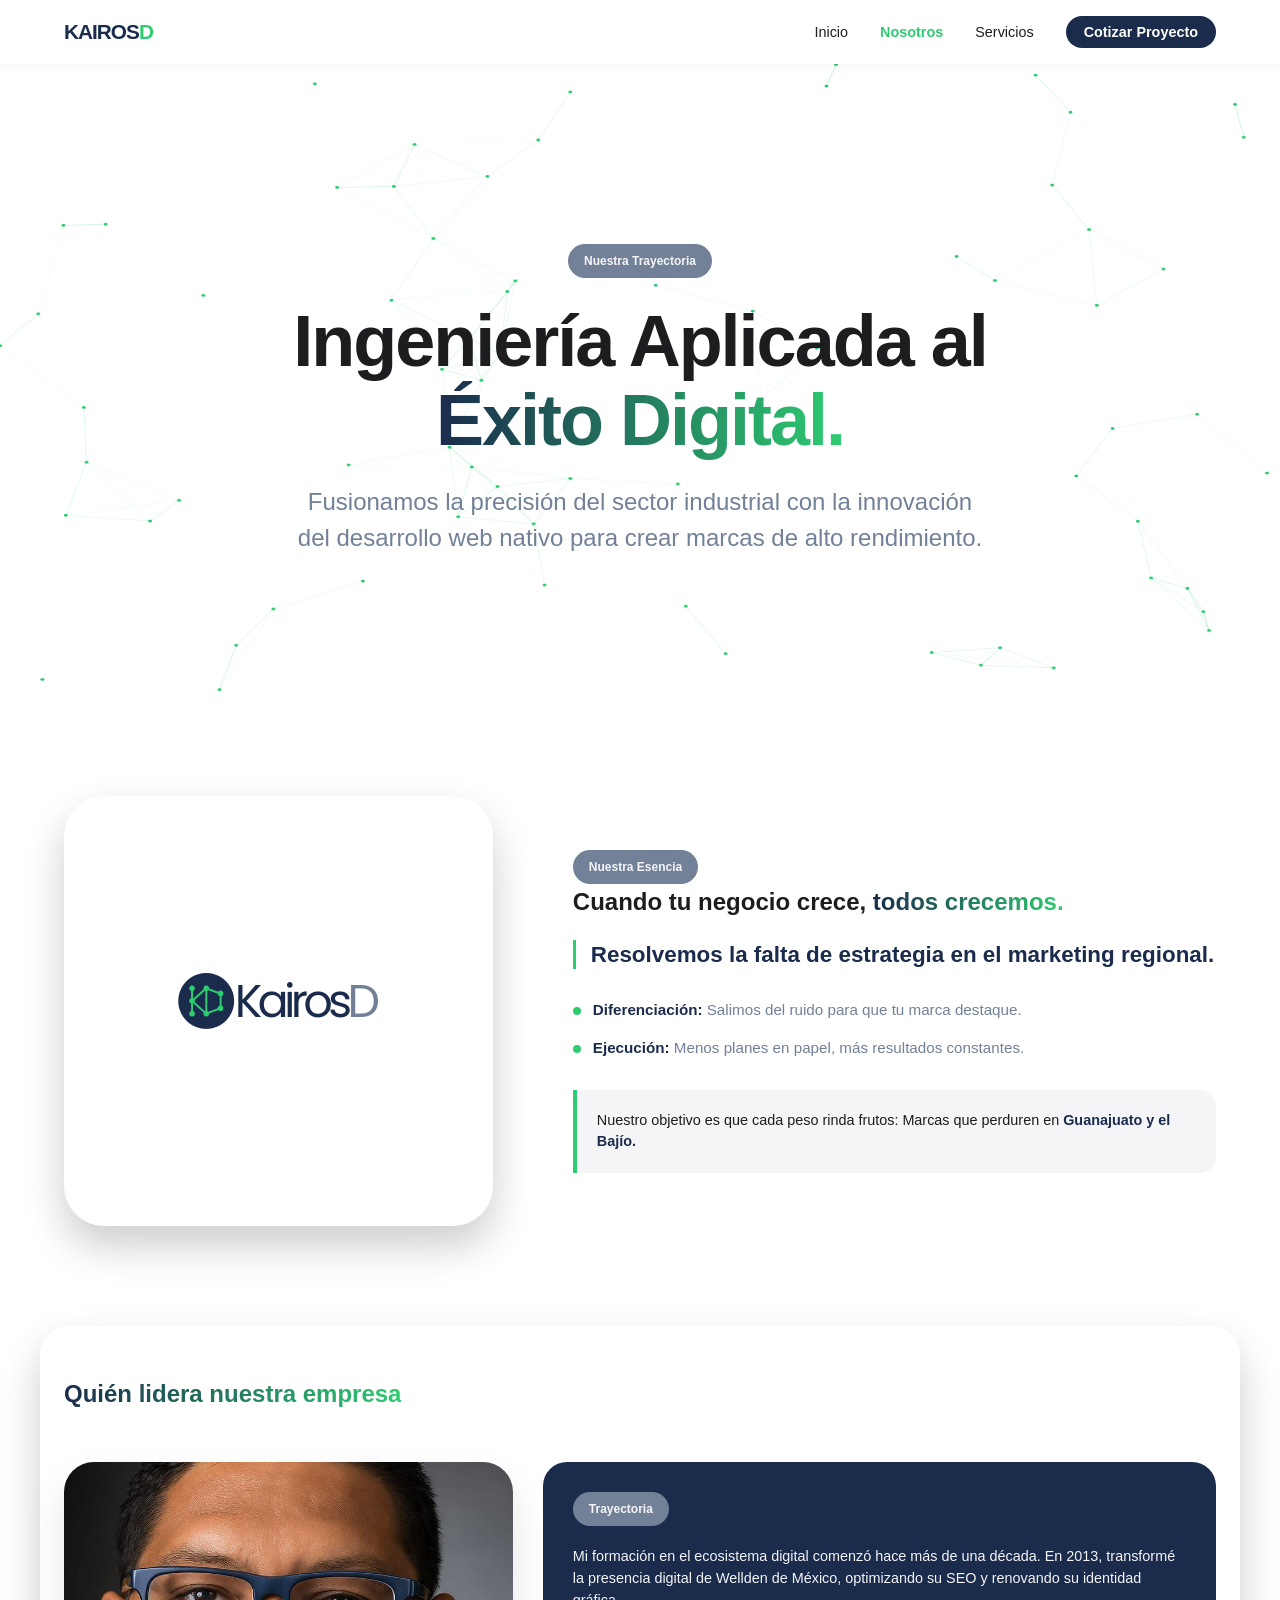
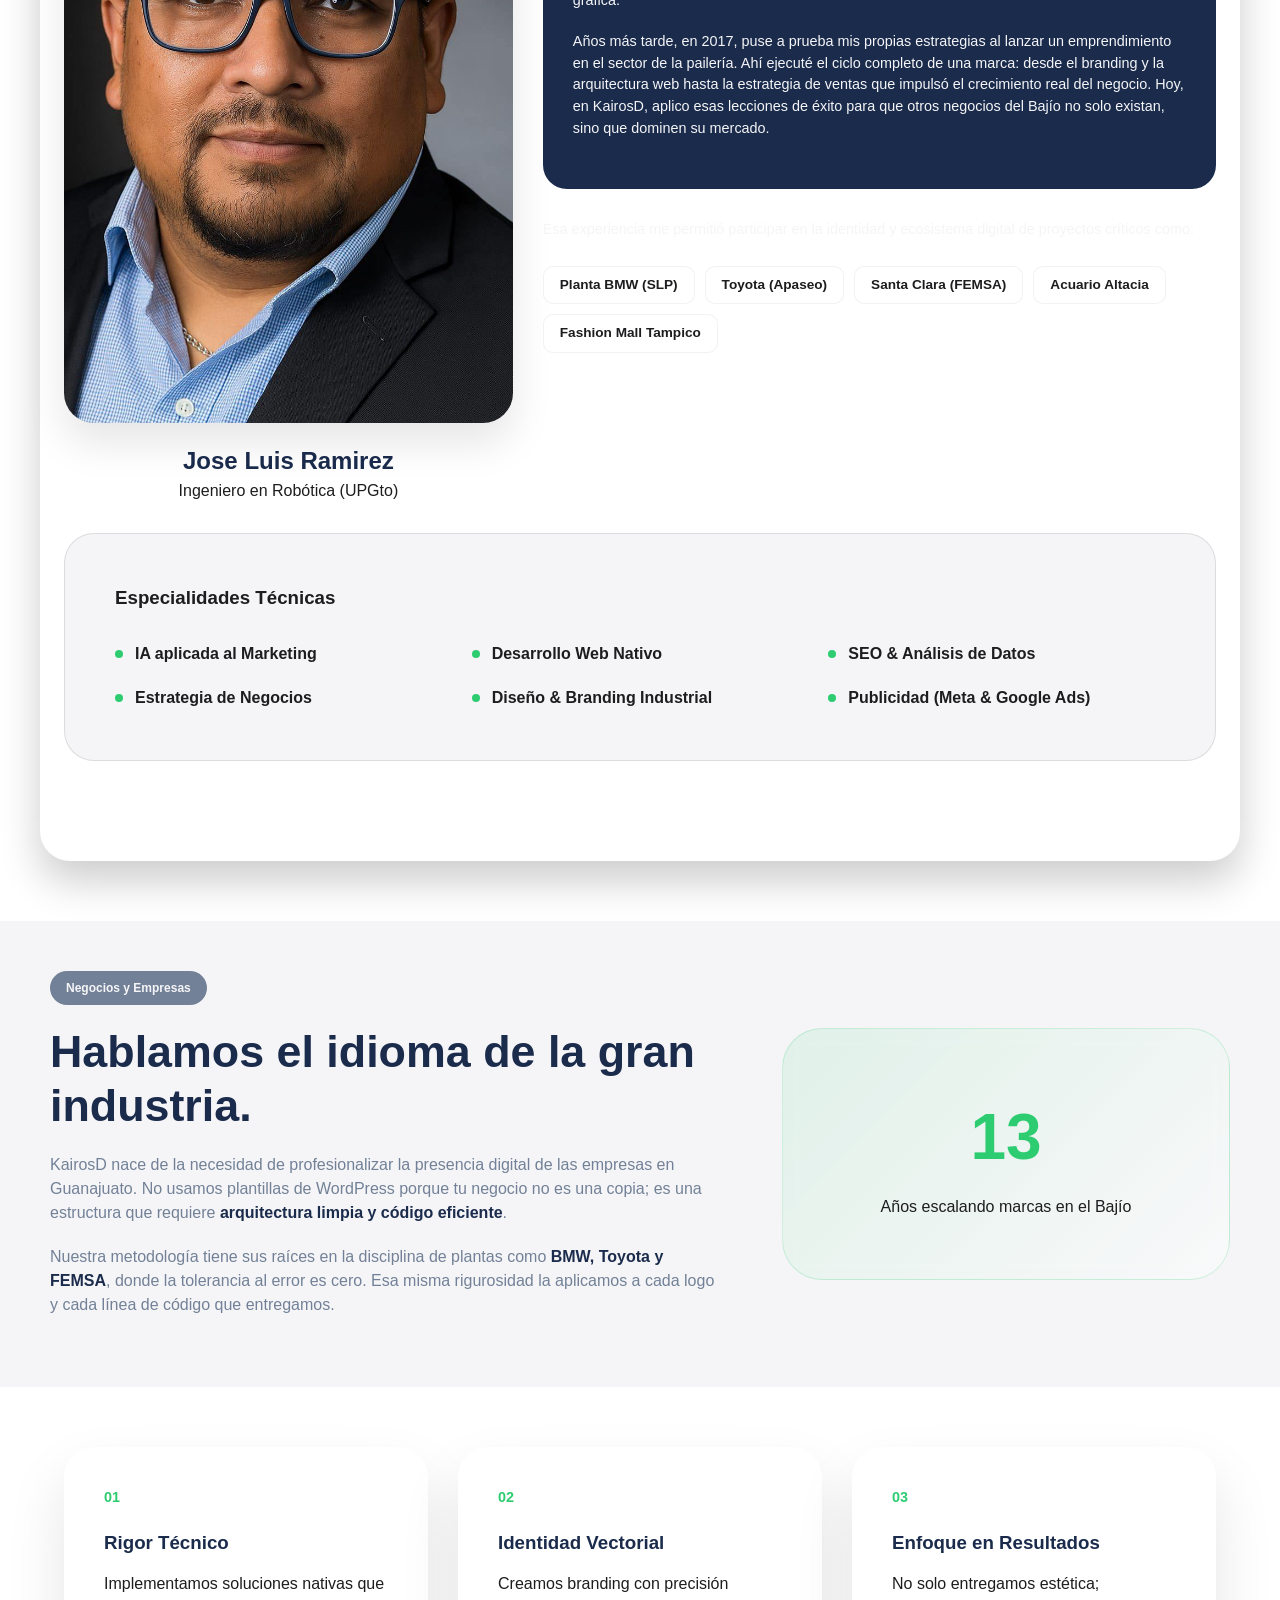
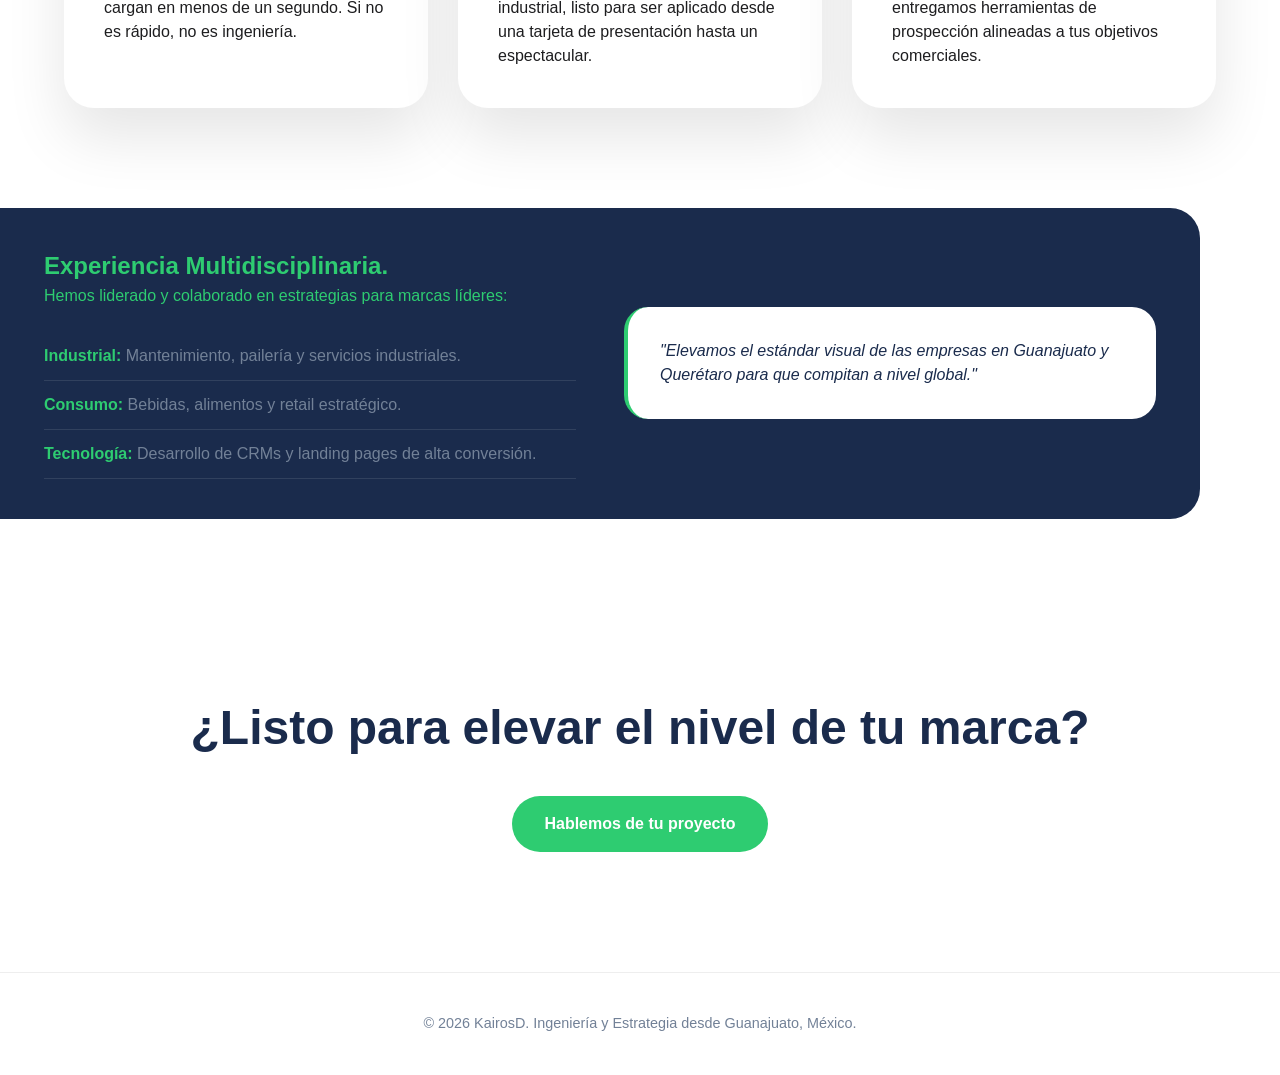
<file: nosotros.html>
<!DOCTYPE html>
<html lang="es">
<head>
    <meta charset="UTF-8">
    <meta name="viewport" content="width=device-width, initial-scale=1.0">
    <title>Nosotros | KairosD - Ingeniería de Marca</title>
    <link rel="stylesheet" href="assets/css/style.css">
    <link href="https://fonts.googleapis.com/css2?family=Inter:wght@300;400;600;800&display=swap" rel="stylesheet">
</head>
<body>

    <header id="navbar">
        <nav class="container">
            <div class="logo">KAIROS<span>D</span></div>
            
            <div class="menu-icon" id="menu-icon">
                <span></span>
                <span></span>
            </div>

            <ul class="nav-links" id="nav-links">
                <li><a href="index.html">Inicio</a></li>
                <li><a href="nosotros.html" class="active">Nosotros</a></li>
                <li><a href="servicios.html">Servicios</a></li>
                <li><a href="contacto.html" class="btn-apple">Cotizar Proyecto</a></li>
            </ul>
        </nav>
    </header>

    <main>
        <section class="hero about-hero">
            <canvas id="particle-canvas"></canvas>
            <div class="container hero-content-wrapper">
                <div class="hero-content reveal">
                    <span class="badge">Nuestra Trayectoria</span>
                    <h1>Ingeniería Aplicada al <br><span class="gradient-text">Éxito Digital.</span></h1>
                    <p>Fusionamos la precisión del sector industrial con la innovación del desarrollo web nativo para crear marcas de alto rendimiento.</p>
                </div>
            </div>
        </section>

<section class="about-description container">
    <div class="about-grid-main">
        <div class="about-logo-area reveal">
            <div class="logo-display">
                <img src="assets/img/LogoKairosD.png" alt="KairosD Logo" class="logo-img">
            </div>
        </div>
        
        <div class="about-text-area reveal">
            <span class="badge">Nuestra Esencia</span>
            <h2>Cuando tu negocio crece, <span class="gradient-text">todos crecemos.</span></h2>
            
            <p class="lead">Resolvemos la falta de estrategia en el marketing regional.</p>
            
            <div class="about-features">
                <div class="about-feature-item">
                    <span class="dot"></span>
                    <p><strong>Diferenciación:</strong> Salimos del ruido para que tu marca destaque.</p>
                </div>
                <div class="about-feature-item">
                    <span class="dot"></span>
                    <p><strong>Ejecución:</strong> Menos planes en papel, más resultados constantes.</p>
                </div>
            </div>

            <div class="impact-box">
                <p>Nuestro objetivo es que cada peso rinda frutos: Marcas que perduren en <strong>Guanajuato y el Bajío.</strong></p>
            </div>
        </div>
    </div>
</section>

<section class="leader-profile container">
    <div class="leader-header reveal">
        <h2><span class="gradient-text">Quién lidera nuestra empresa</span></h2>
    </div>

    <div class="leader-grid">
        <div class="leader-image-container reveal">
            <div class="photo-wrapper">
                <img src="assets/img/Fundador.jpg" alt="Jose Luis Ramirez - Fundador KairosD">
                <div class="photo-overlay"></div>
            </div>
            <div class="leader-education">
                <h2><strong>Jose Luis Ramirez</strong></h2>
                <p>Ingeniero en Robótica (UPGto)</p>
            </div>
        </div>

        <div class="leader-content reveal">
            <div class="milestone-card">
                <span class="badge">Trayectoria</span>
                <p>Mi formación en el ecosistema digital comenzó hace más de una década. En 2013, transformé la presencia digital de Wellden de México, optimizando su SEO y renovando su identidad gráfica.</p>
                <p>Años más tarde, en 2017, puse a prueba mis propias estrategias al lanzar un emprendimiento en el sector de la pailería. Ahí ejecuté el ciclo completo de una marca: desde el branding y la arquitectura web hasta la estrategia de ventas que impulsó el crecimiento real del negocio. Hoy, en KairosD, aplico esas lecciones de éxito para que otros negocios del Bajío no solo existan, sino que dominen su mercado.</p>
            </div>
            
            <p>Esa experiencia me permitió participar en la identidad y ecosistema digital de proyectos críticos como:</p>
            <div class="projects-tag-cloud">
                <span>Planta BMW (SLP)</span>
                <span>Toyota (Apaseo)</span>
                <span>Santa Clara (FEMSA)</span>
                <span>Acuario Altacia</span>
                <span>Fashion Mall Tampico</span>
            </div>
        </div>
    </div>

    <div class="skills-section reveal">
        <h3>Especialidades Técnicas</h3>
        <div class="skills-grid">
            <div class="skill-item"><span></span> IA aplicada al Marketing</div>
            <div class="skill-item"><span></span> Desarrollo Web Nativo</div>
            <div class="skill-item"><span></span> SEO & Análisis de Datos</div>
            <div class="skill-item"><span></span> Estrategia de Negocios</div>
            <div class="skill-item"><span></span> Diseño & Branding Industrial</div>
            <div class="skill-item"><span></span> Publicidad (Meta & Google Ads)</div>
        </div>
    </div>
</section>
        
        <section class="manifesto">
            <div class="manifesto-grid">
                <div class="manifesto-text reveal">
                    <span class="badge">Negocios y Empresas</span>
                    <h2>Hablamos el idioma de la gran industria.</h2>
                    <p>KairosD nace de la necesidad de profesionalizar la presencia digital de las empresas en Guanajuato. No usamos plantillas de WordPress porque tu negocio no es una copia; es una estructura que requiere <strong>arquitectura limpia y código eficiente</strong>.</p>
                    <p>Nuestra metodología tiene sus raíces en la disciplina de plantas como <strong>BMW, Toyota y FEMSA</strong>, donde la tolerancia al error es cero. Esa misma rigurosidad la aplicamos a cada logo y cada línea de código que entregamos.</p>
                </div>
                <div class="manifesto-visual reveal">
                    <div class="glass-box">
                        <span class="stat reveal" data-target="13">0</span>
                        <p>Años escalando marcas en el Bajío</p>
                    </div>
                </div>
            </div>
        </section>

        <section class="values container">
            <div class="values-grid">
                <div class="value-card reveal">
                    <div class="value-icon">01</div>
                    <h3>Rigor Técnico</h3>
                    <p>Implementamos soluciones nativas que cargan en menos de un segundo. Si no es rápido, no es ingeniería.</p>
                </div>
                <div class="value-card reveal">
                    <div class="value-icon">02</div>
                    <h3>Identidad Vectorial</h3>
                    <p>Creamos branding con precisión industrial, listo para ser aplicado desde una tarjeta de presentación hasta un espectacular.</p>
                </div>
                <div class="value-card reveal">
                    <div class="value-icon">03</div>
                    <h3>Enfoque en Resultados</h3>
                    <p>No solo entregamos estética; entregamos herramientas de prospección alineadas a tus objetivos comerciales.</p>
                </div>
            </div>
        </section>

        <section class="authority-nosotros container reveal">
            <div class="container">
                <div class="auth-grid">
                    <div class="auth-text reveal">
                        <h2 style="color: var(--accent);">Experiencia Multidisciplinaria.</h2>
                        <p style="color: var(--accent);">Hemos liderado y colaborado en estrategias para marcas líderes:</p>
                        <ul class="auth-list" style="color: var(--secondary);">
                            <li><strong style="color: var(--accent);">Industrial:</strong> Mantenimiento, pailería y servicios industriales.</li>
                            <li><strong style="color: var(--accent);">Consumo:</strong> Bebidas, alimentos y retail estratégico.</li>
                            <li><strong style="color: var(--accent);">Tecnología:</strong> Desarrollo de CRMs y landing pages de alta conversión.</li>
                        </ul>
                    </div>
                    <div class="auth-quote reveal" style="border-left: 4px solid var(--accent); background: white;">
                        <p style="color: var(--primary);">"Elevamos el estándar visual de las empresas en Guanajuato y Querétaro para que compitan a nivel global."</p>
                    </div>
                </div>
            </div>
        </section>

        <section class="final-cta">
            <div class="container reveal">
                <h2>¿Listo para elevar el nivel de tu marca?</h2>
                <a href="contacto.html" class="btn-main">Hablemos de tu proyecto</a>
            </div>
        </section>
    </main>

    <footer>
        <div class="container">
            <p>&copy; 2026 KairosD. Ingeniería y Estrategia desde Guanajuato, México.</p>
        </div>
    </footer>

    <script src="assets/js/particles.js"></script>
    <script src="assets/js/main.js"></script>
</body>
</html>
</file>
<file: assets/css/style.css>
:root {
    --primary: #1a2b4c;
    --accent: #2ecc71;
    --secondary: #728197;
    --apple-bg: #f5f5f7;
    --white: #ffffff;
    --text-dark: #1d1d1f;
}

* { 
    margin: 0; 
    padding: 0; 
    box-sizing: border-box; 
}

body {
    font-family: 'Montserrat', sans-serif;
    color: var(--text-dark);
    background-color: var(--white);
    line-height: 1.5;
    overflow-x: hidden;
}

html, body {
    overflow-x: hidden;
    position: relative;
    width: 100%;
}
.container { 
    max-width: 1200px; 
    margin: 0 auto; 
    padding: 0 24px; 
}

/* --- NAVBAR (siempre visible) --- */
#navbar {
    background: rgba(255, 255, 255, 0.9);
    backdrop-filter: saturate(180%) blur(20px);
    -webkit-backdrop-filter: saturate(180%) blur(20px);
    position: sticky;
    top: 0;
    z-index: 1000;
    width: 100%;
    box-shadow: 0 2px 10px rgba(0,0,0,0.05);
}

nav { 
    height: 64px; 
    display: flex; 
    justify-content: space-between; 
    align-items: center; 
    position: relative;
}

.logo { 
    font-weight: 800; 
    font-size: 1.3rem; 
    color: var(--primary); 
    letter-spacing: -1px; 
    z-index: 1001;
}

.logo span { 
    color: var(--accent); 
}

/* --- MENÚ HAMBURGUESA (solo en móvil) --- */
.menu-icon {
    display: none;
    flex-direction: column;
    cursor: pointer;
    z-index: 1001;
    width: 30px;
    height: 30px;
    justify-content: center;
    align-items: center;
}

.menu-icon span {
    width: 25px;
    height: 3px;
    background: var(--primary);
    margin: 3px 0;
    transition: 0.4s;
    border-radius: 5px;
    display: block;
}

/* Animación del icono a "X" */
.menu-icon.toggle span:nth-child(1) {
    transform: rotate(-45deg) translate(-5px, 6px);
}

.menu-icon.toggle span:nth-child(2) {
    opacity: 0;
}

/* --- NAVIGATION LINKS --- */
.nav-links { 
    display: flex; 
    gap: 32px; 
    list-style: none; 
    align-items: center; 
}

.nav-links a {
    text-decoration: none;
    color: var(--text-dark);
    font-size: 0.9rem;
    transition: color 0.3s, font-weight 0.3s;
    cursor: pointer;
}

.nav-links a:hover {
    color: var(--accent);
}

.nav-links a.active {
    color: var(--accent);
    font-weight: 700;
}

.btn-apple { 
    background: var(--primary); 
    color: white !important; 
    padding: 8px 18px; 
    border-radius: 20px; 
    font-weight: 600; 
}

.btn-apple:hover {
    background: var(--accent);
    color: white !important;
}

/* --- HERO --- */
.hero { 
    padding: 160px 0 80px; 
    text-align: center; 
    background: transparent; 
    position: relative;
    overflow: hidden;
}

#particle-canvas {
    position: absolute;
    top: 0; 
    left: 0;
    width: 100%; 
    height: 100%;
    z-index: 1;
    pointer-events: none;
}

.hero-content-wrapper {
    position: relative;
    z-index: 2;
    pointer-events: none;
}

.hero-content-wrapper a, 
.hero-content-wrapper button {
    pointer-events: auto;
}

.badge { 
    background: var(--secondary); 
    padding: 8px 16px; 
    border-radius: 20px; 
    font-size: 0.75rem; 
    font-weight: 700; 
    color: var(--apple-bg); 
    display: inline-block;
}

.hero h1 { 
    font-size: clamp(2.5rem, 8vw, 4.5rem); 
    font-weight: 800; 
    letter-spacing: -2px; 
    margin: 24px 0; 
    line-height: 1.1; 
}

.gradient-text {
    background: linear-gradient(90deg, var(--primary), var(--accent));
    background-clip: text; 
    -webkit-background-clip: text;
    -webkit-text-fill-color: transparent; 
    color: transparent;
}

.hero p { 
    font-size: clamp(1.1rem, 3vw, 1.5rem); 
    color: var(--secondary); 
    max-width: 700px; 
    margin: 0 auto 40px; 
}

.cta-group { 
    display: flex; 
    justify-content: center; 
    align-items: center; 
    gap: 20px; 
}

.btn-main { 
    background: var(--accent); 
    color: white; 
    padding: 16px 32px; 
    border-radius: 30px; 
    text-decoration: none; 
    font-weight: 600; 
    transition: 0.3s; 
    display: inline-block;
}

.btn-main:hover {
    background: var(--primary);
    transform: translateY(-2px);
    box-shadow: 0 10px 20px rgba(46, 204, 113, 0.2);
}

.btn-link { 
    color: var(--primary); 
    text-decoration: none; 
    font-weight: 600; 
    transition: 0.3s;
}

.btn-link:hover {
    color: var(--accent);
    transform: translateX(5px);
}

/* --- PROBLEM & TECH STACK --- */
.problem { 
    padding: 30px 0; 
    background: white; 
}

.glass-card { 
    background: var(--white); 
    padding: clamp(2rem, 5vw, 4rem); 
    border-radius: 24px; 
    text-align: center; 
}

.glass-card h2{ 
    padding: 15px;
    font-size: 2rem;
    color: var(--primary);
    font-family: 'Montserrat', sans-serif;
}

.tech-stack { 
    display: flex; 
    justify-content: center; 
    align-items: center; 
    gap: 10px; 
    margin-top: 40px; 
    flex-wrap: wrap; 
}

@keyframes iconWave {
    0%, 100% { 
        transform: scale(1); 
        opacity: 0.5; 
        filter: grayscale(100%); 
    }
    50% { 
        transform: scale(1.4); 
        opacity: 1; 
        filter: grayscale(0%); 
    }
}

.tech-stack img { 
    width: 35px; 
    height: 35px; 
    transition: 0.4s; 
    animation: iconWave 3s infinite ease-in-out;
}

.tech-stack:hover img {
    animation-play-state: paused;
    opacity: 0.3;
    filter: grayscale(100%);
}

.tech-stack img:hover { 
    transform: scale(1.4) !important; 
    opacity: 1 !important; 
    filter: grayscale(0%) !important; 
}

.tech-stack img:nth-child(1) { animation-delay: 0.0s; }
.tech-stack img:nth-child(2) { animation-delay: 0.2s; }
.tech-stack img:nth-child(3) { animation-delay: 0.4s; }
.tech-stack img:nth-child(4) { animation-delay: 0.6s; }
.tech-stack img:nth-child(5) { animation-delay: 0.8s; }
.tech-stack img:nth-child(6) { animation-delay: 1.0s; }

/* --- SECCIÓN DE SERVICIOS --- */
.services-summary{
    background-color: var(--white);
    padding: 30px 0;
    overflow: hidden;
}

.service-grid { 
    display: grid; 
    grid-template-columns: repeat(auto-fit, minmax(280px, 1fr)); 
    gap: 24px; 
    padding: 10px 0; 
}

.service-card { 
    background: linear-gradient(145deg, #ffffff, #fbfbfb);
    padding: 20px; 
    border-radius: 28px; 
    transition: all 0.4s cubic-bezier(0.165, 0.84, 0.44, 1);
    display: flex; 
    flex-direction: column; 
    justify-content: space-between;
    box-shadow: 0 20px 40px rgba(0, 0, 0, 0.1); 
}

.service-card:hover { 
    border-color: var(--accent); 
    transform: translateY(-8px); 
    box-shadow: 0 20px 40px rgba(0, 0, 0, 0.1); 
}

.service-image {
    width: 80%; 
    aspect-ratio: 1 / 1; 
    border-radius: 20px;
    overflow: hidden; 
    position: relative; 
    background-color: var(--white); 
    margin: 0 auto 24px auto;
    display: flex; 
    justify-content: center; 
    align-items: center;
}

.service-image img { 
    width: 100%; 
    height: 100%; 
    object-fit: cover; 
    transition: transform 0.6s ease; 
}

.service-card:hover .service-image img { 
    transform: scale(1.1); 
}

.service-tag {
    position: absolute; 
    bottom: 15px; 
    left: 15px; 
    background: rgba(26, 43, 76, 0.85);
    color: white; 
    padding: 6px 14px; 
    border-radius: 12px; 
    font-size: 0.7rem; 
    font-weight: 700;
    text-transform: uppercase; 
    letter-spacing: 1px; 
    backdrop-filter: blur(8px);
}

.service-info { 
background-color: var(--apple-bg);
border-radius: 30px;
padding: 20px;
}

.service-info h3 { 
    margin-bottom: 12px; 
    font-size: 1.6rem; 
    color: var(--primary); 
}

.service-features { 
    list-style: none; 
    margin: 24px 0; 
    padding: 0; 
}

.service-features li { 
    font-size: 0.9rem; 
    color: var(--secondary); 
    margin-bottom: 10px; 
    display: flex; 
    align-items: center; 
    gap: 12px; 
}

.service-features li span { 
    color: var(--accent); 
    font-weight: 800; 
}

.service-link { 
    display: inline-block; 
    color: var(--primary); 
    text-decoration: none; 
    font-weight: 700; 
    font-size: 0.95rem; 
    transition: 0.3s;
}

.service-link:hover {
    color: var(--accent);
    transform: translateX(5px);
}

/* --- FEATURES GRID --- */
.features-grid { 
    display: grid; 
    grid-template-columns: repeat(auto-fit, minmax(250px, 1fr)); 
    gap: 32px; 
    padding: 100px 0; 
}

.feature-item { 
    position: relative; 
    padding: 20px; 
    transition: 0.3s; 
}

.feature-header { 
    display: flex; 
    align-items: center; 
    gap: 15px; 
    margin-bottom: 20px; 
}

.feature-number { 
    font-size: 0.85rem; 
    font-weight: 800; 
    color: var(--accent); 
    letter-spacing: 2px; 
}

.feature-line { 
    height: 1px; 
    flex-grow: 1; 
    background: linear-gradient(90deg, var(--accent), transparent); 
    opacity: 0.3; 
}

.feature-item h4 { 
    font-size: 1.25rem; 
    font-weight: 700; 
    color: var(--primary); 
    margin-bottom: 12px; 
}

.feature-item p { 
    font-size: 0.95rem; 
    color: var(--secondary); 
    line-height: 1.6; 
}

.feature-item:hover { 
    transform: translateY(20px);
    box-shadow: 0 30px 60px rgba(0, 0, 0, 0.233);
    border-radius: 20px;
}

.feature-item:hover .feature-line { 
    opacity: 1; 
    background: linear-gradient(90deg, var(--accent), var(--primary)); 
}

/* --- AUTHORITY & FOOTER --- */
.authority { 
    /* El degradado va PRIMERO, luego la URL de la imagen */
    background: linear-gradient(rgba(26, 43, 76, 0.8), rgba(26, 43, 76, 0.8)), url('assets/img/webcode.png'); 
    
    background-size: cover;       /* Ajusta la foto para llenar todo el espacio */
    background-position: center;  /* Centra la imagen */
    background-attachment: fixed; /* Opcional: crea un efecto Parallax muy elegante */
    
    color: white; 
    padding: 80px 0; 
}

.auth-grid { 
    display: grid; 
    grid-template-columns: repeat(auto-fit, minmax(300px, 1fr)); 
    gap: 48px; 
    align-items: center; 
}

.auth-list { 
    list-style: none; 
    margin-top: 24px; 
}

.auth-list li { 
    padding: 12px 0; 
    border-bottom: 1px solid rgba(255,255,255,0.1); 
}

.auth-quote { 
    background: rgba(255,255,255,0.05); 
    padding: 32px; 
    border-radius: 24px; 
    font-style: italic; 
}

/* --- FINAL CTA --- */
.final-cta { 
    padding: 120px 0; 
    text-align: center; 
}

.final-cta .container {
    display: flex;
    flex-direction: column;
    align-items: center;
    gap: 40px;
}

.final-cta h2 {
    font-size: clamp(2rem, 5vw, 3rem);
    font-weight: 800;
    color: var(--primary);
    line-height: 1.2;
    margin-bottom: 0;
}

footer { 
    padding: 40px 0; 
    border-top: 1px solid #eee; 
    text-align: center; 
    color: var(--secondary); 
    font-size: 0.9rem; 
}

/* --- ANIMACIONES --- */
.reveal { 
    opacity: 0; 
    transform: translateY(30px); 
    transition: 1s ease; 
}

.reveal.active { 
    opacity: 1; 
    transform: translateY(0); 
}

/* --- ESTILOS PÁGINA NOSOTROS --- */
.about-hero {
    padding: 180px 0 100px;
}

.manifesto { 
    margin: 60px 0 60px 0;
    padding: 50px;
    background-color: var(--apple-bg);

}

.manifesto-grid {
    display: grid;
    grid-template-columns: 1.2fr 0.8fr;
    gap: 60px;
    align-items: center;
}

.manifesto-text h2 {
    font-size: 2.8rem;
    margin: 20px 0;
    color: var(--primary);
    line-height: 1.2;
}

.manifesto-text p {
    color: var(--secondary);
    margin-bottom: 20px;
    font-size: 1rem;
}

.glass-box {
    background: linear-gradient(135deg, rgba(46, 204, 113, 0.1), rgba(255, 255, 255, 0.4));
    border: 1px solid rgba(46, 204, 113, 0.2);
    padding: 60px;
    border-radius: 40px;
    text-align: center;
    backdrop-filter: blur(10px);
    transition: 0.5s;
}

.glass-box:hover {
    transform: scale(1.05);
    background: rgba(46, 204, 113, 0.15);
}

.stat {
    display: block;
    font-size: 4rem;
    font-weight: 800;
    color: var(--accent);
    margin-bottom: 10px;
    font-variant-numeric: tabular-nums; /* Mantiene los números alineados */
}

.values-grid {
    display: grid;
    grid-template-columns: repeat(auto-fit, minmax(300px, 1fr));
    gap: 30px;
    margin-bottom: 100px;
}

.value-card {
    background: white;
    padding: 40px;
    border-radius: 30px;
    transition: 0.4s cubic-bezier(0.165, 0.84, 0.44, 1);
    box-shadow: 0 30px 60px rgba(0,0,0,0.1);
}

.value-card:hover {
    background: var(--apple-bg);
    box-shadow: 0 30px 60px rgba(0,0,0,0.1);
    transform: translateY(-10px);
}

.value-icon {
    font-size: 0.9rem;
    font-weight: 800;
    color: var(--accent);
    margin-bottom: 20px;
}

.value-card h3 {
    margin-bottom: 15px;
    color: var(--primary);
}

.about-grid-main {
    display: grid;
    grid-template-columns: 1fr 1.5fr;
    gap: 80px;
    padding: 100px 0;
    align-items: center;
}

.logo-display {
    background: white;
    padding: 80px;
    border-radius: 40px;
    text-align: center;
    box-shadow: 0 20px 40px rgba(0,0,0,0.2);
}

.logo-display .logo { 
    font-size: 3rem; 
}

.logo-img {
    max-width: 250px; /* Ajusta este ancho según el diseño de tu logo */
    height: auto;     /* Mantiene la proporción */
    display: block;
    margin: 0 auto 20px; /* Lo centra y le da espacio respecto a la tagline */
    transition: transform 0.3s ease;
}

/* Efecto sutil al pasar el mouse (opcional, estilo Apple) */
.logo-display:hover .logo-img {
    transform: scale(1.08);
}
.tagline { 
    margin-top: 15px; 
    font-weight: 700; 
    color: var(--secondary); 
    font-size: 0.8rem; 
    text-transform: uppercase; 
}

.lead { 
    font-size: 1.4rem; 
    font-weight: 600; 
    color: var(--primary); 
    margin: 20px 0; 
}

.impact-box {
    background: var(--apple-bg); /* Fondo suave */
    border-left: 4px solid var(--accent);
    padding: 20px;
    border-radius: 0 16px 16px 0;
    font-size: 0.9rem;
}

.leader-profile { 
    padding-bottom: 100px;
    box-shadow: 0 20px 40px rgba(0,0,0,0.2);
    border-radius: 30px;
}

.leader-header { 
    padding: 50px 0;
}

.leader-grid {
    display: grid;
    grid-template-columns: 0.8fr 1.2fr;
    gap: 30px;
}

.photo-wrapper {
    width: 100%;
    aspect-ratio: 4/5;
    background: var(--apple-bg);
    border-radius: 30px;
    overflow:hidden;
    position: relative;
    box-shadow: 0 20px 40px rgba(0,0,0,0.1);
}

.photo-wrapper img { 
    width: 100%; 
    height: 100%; 
    object-fit: cover; 
}

.milestone-card {
    background: var(--primary);
    color: white;
    padding: 30px;
    border-radius: 24px;
    margin-bottom: 30px;
}

.milestone-year { 
    color: var(--accent); 
    font-weight: 800; 
    display: block; 
    margin-bottom: 10px; 
}

.projects-tag-cloud {
    display: flex;
    flex-wrap: wrap;
    gap: 10px;
    margin: 25px 0;
}

.projects-tag-cloud span {
    background: white;
    border: 1px solid rgba(0,0,0,0.05);
    padding: 8px 16px;
    border-radius: 10px;
    font-size: 0.85rem;
    font-weight: 600;
    transition: 0.3s;
}

.projects-tag-cloud span:hover {
    border-color: var(--accent);
    color: var(--accent);
    transform: translateY(-2px);
}

.skills-section {
    margin-top: 10px;
    background: var(--apple-bg);
    padding: 50px;
    border-radius: 30px;
    border: 1px solid rgba(0,0,0,0.1);
}

.skills-grid {
    display: grid;
    grid-template-columns: repeat(auto-fit, minmax(250px, 1fr));
    gap: 20px;
    margin-top: 30px;
}

.skill-item {
    display: flex;
    align-items: center;
    gap: 12px;
    font-weight: 600;
}

.skill-item span {
    width: 8px;
    height: 8px;
    background: var(--accent);
    border-radius: 50%;
}

.leader-content p {
    margin: 20px 0;
    font-size: 0.9rem;
    color: var(--apple-bg);
}

.leader-education {
    padding: 20px 0;
    text-align: center;
}

strong {
    color: var(--primary);
    font-weight: 800;
}

.authority-nosotros {
    background: var(--primary);
    color: var(--text-dark);
    border-radius: 0 30px 30px 0; /* Reducido un poco para móvil */
    margin: 0 0 60px 0; /* Quitamos el margen lateral (20px) que empujaba el contenido */
    padding: 40px 20px; /* El padding interno crea el espacio con el borde */
    width: 100%;
}

.about-text-area .lead {
    font-size: clamp(1.1rem, 4vw, 1.4rem); /* Tamaño fluido */
    line-height: 1.3;
    margin-bottom: 25px;
    color: var(--primary);
    border-left: 3px solid var(--accent); /* Un toque visual de diseño Apple */
    padding-left: 15px;
}

.about-features {
    display: flex;
    flex-direction: column;
    gap: 15px;
    margin: 30px 0;
}

.about-feature-item {
    display: flex;
    align-items: flex-start;
    gap: 12px;
}

.about-feature-item .dot {
    min-width: 8px;
    height: 8px;
    background: var(--accent);
    border-radius: 50%;
    margin-top: 8px;
}

.about-feature-item p {
    font-size: 0.95rem;
    color: var(--secondary);
    margin: 0; /* Quitamos márgenes de párrafos internos */
}

/* --- MEDIA QUERIES (MÓVIL) --- */
@media (max-width: 850px) {
    .menu-icon {
        display: flex;
    }

    /* Reset para móvil - los enlaces no deben mostrarse en absoluto cuando están ocultos */
    .nav-links {
        position: fixed;
        top: 64px;
        right: -110%; /* Cambiamos de right a left para mejor control */
        width: 100%;
        height: calc(100vh - 64px);
        flex-direction: column;
        background: white;
        padding: 40px;
        transition: 0.4s cubic-bezier(0.165, 0.84, 0.44, 1); /* Cambiamos a left */
        display: flex;
        z-index: 999;
        box-shadow: -5px 0 20px rgba(0,0,0,0.1);
        visibility: hidden;
        pointer-events: none;
    }

    .nav-links.active {
        right: 0; /* Ahora se desliza desde la izquierda */
        visibility: visible;
        pointer-events: auto;
    }

    /* Aseguramos que el body no pueda hacer scroll cuando el menú está abierto */
    body.menu-open {
        overflow: hidden;
    }

    .nav-links li {
        width: 100%;
        text-align: center;
        opacity: 0;
        transform: translateY(20px);
        transition: opacity 0.3s ease, transform 0.3s ease;
        transition-delay: 0.1s;
    }

    .nav-links.active li {
        opacity: 1;
        transform: translateY(0);
    }

    /* Efecto escalonado para los items del menú */
    .nav-links.active li:nth-child(1) { transition-delay: 0.1s; }
    .nav-links.active li:nth-child(2) { transition-delay: 0.2s; }
    .nav-links.active li:nth-child(3) { transition-delay: 0.3s; }
    .nav-links.active li:nth-child(4) { transition-delay: 0.4s; }

    .nav-links a {
        display: block;
        padding: 15px;
        font-size: 1.1rem;
        border-bottom: 1px solid rgba(0,0,0,0.05);
        width: 100%;
        text-align: center;
    }

    .nav-links a.btn-apple {
        margin-top: 20px;
        border-bottom: none;
        background: var(--primary);
        color: white !important;
        border-radius: 30px;
        padding: 15px 30px;
        width: auto;
        display: inline-block;
    }

    .cta-group {
        flex-direction: column;
        width: 100%;
    }
    
    .cta-group a {
        width: 100%;
        text-align: center;
    }
    
    .logo {
        font-size: 1.1rem;
        z-index: 1000;
    }

    .logo-display {
        padding: 40px 20px;
        width: 100%;
        border-radius: 24px;
        box-shadow: 0 20px 40px rgba(0,0,0,0.2);
    }

    /* Overlay para cuando el menú está abierto */
    .menu-overlay {
        display: none;
        position: fixed;
        top: 0;
        left: 0;
        width: 100%;
        height: 100%;
        background: rgba(0, 0, 0, 0.5);
        z-index: 998;
        opacity: 0;
        transition: opacity 0.3s ease;
    }

    .menu-overlay.active {
        display: block;
        opacity: 1;
    }
    
    .manifesto-grid {
        grid-template-columns: 1fr;
        text-align: center;
    }
    
    .manifesto-text h2 { 
        font-size: 2rem; 
    }

    .hero {
        overflow: hidden;
        position: relative;
        width: 100%;
        padding: 120px 0 60px;
    }

    .btn-main, .btn-link {
        display: block;
        width: 100%;
    }

    .about-grid-main {
        gap: 20px; /* Reducimos espacio entre logo y texto */
        padding: 40px 0; /* Menos espacio muerto arriba y abajo */
    }

    /* Aseguramos que el área del logo no sea más ancha que la pantalla */
    .about-logo-area {
        order: -1; /* El logo siempre arriba en móvil */
        margin-bottom: 10px;
    }

    /* Ajustamos el área de texto para que respete los bordes */
    .about-text-area h2 {
        font-size: 1.7rem;
        margin: 15px 0;
    }

    /* Reducimos el tamaño del título para que no fuerce el ancho */
    .about-text-area h2 {
        font-size: 1.8rem;
        line-height: 1.3;
    }

    /* La caja de impacto debe ser flexible */
    .impact-box {
        margin: 20px 0;
        padding: 20px;
        width: 100%;
    }

    .logo-img {
        max-width: 180px; /* Más pequeño en celulares para que no sature */
    }
    
    .logo-display {
        padding: 30px; /* Menos aire en el logo para no empujar el texto muy abajo */
        background: transparent; /* Opcional: para que se vea más integrado en móvil */
    }

}

@media (max-width: 900px) {
    .about-grid-main, 
    .leader-grid { 
        grid-template-columns: 1fr; 
        gap: 40px; 
    }
    
    .about-logo-area { 
        order: 2; 
    }
    
    .about-text-area { 
        order: 1; 
    }
}

@media (min-width: 851px) and (max-width: 1024px) {
    .hero h1 {
        font-size: 3.5rem;
    }
    
    .service-grid {
        grid-template-columns: repeat(2, 1fr);
    }
}
</file>
